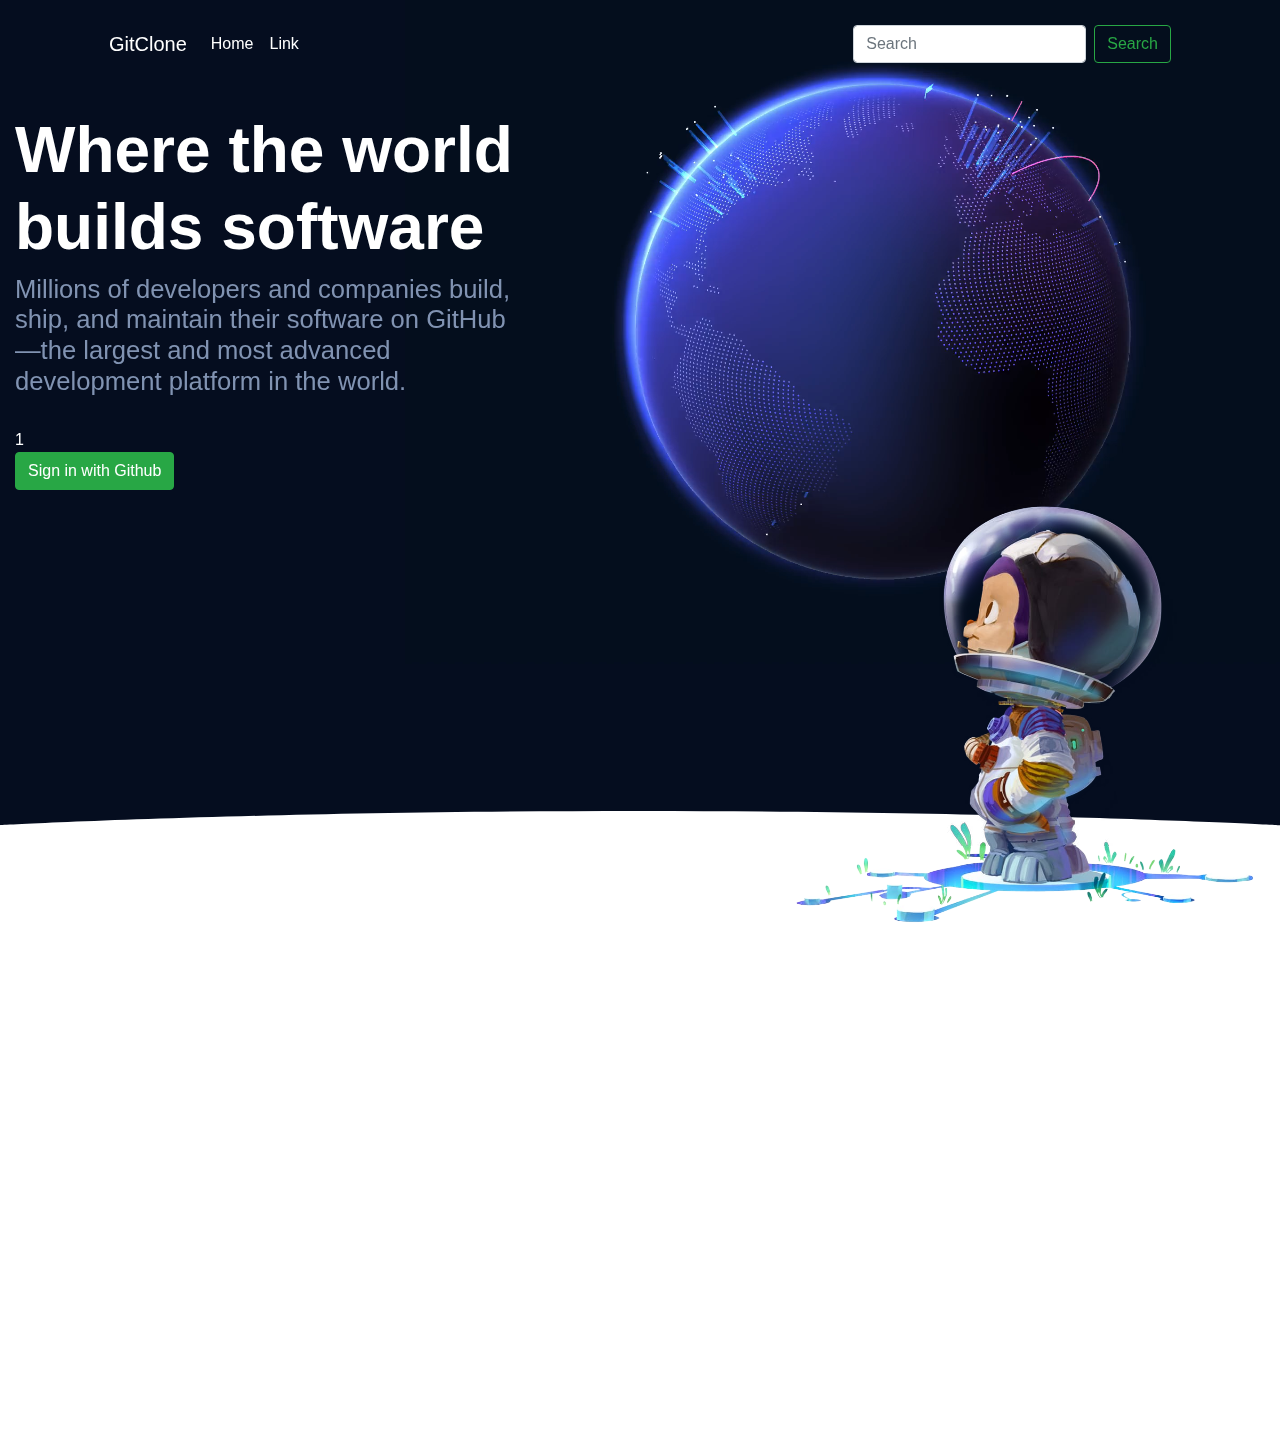
<file: index.html>
<!DOCTYPE html>
<html lang="en">

<head>
  <meta charset="UTF-8">
  <meta name="viewport" content="width=device-width, initial-scale=1.0">
  <meta name="google-signin-client_id" content="258212949096-ffidj50r8jftp5s6duc93e4927pskcdd.apps.googleusercontent.com">
  <link rel="stylesheet" href="CSS/bootstrap.css">
  <link rel="stylesheet" href="CSS/index.css">
  <script async defer crossorigin="anonymous" src="https://connect.facebook.net/en_US/sdk.js"></script>
  <title>LOGIN PAGE</title>

</head>

<body>
  <div id="fb-root"></div>
<script async defer crossorigin="anonymous" src="https://connect.facebook.net/en_GB/sdk.js#xfbml=1&version=v10.0&appId=367986131263200&autoLogAppEvents=1" nonce="nzFLE5Nl"></script>
  <div class="container">
    <nav class="navbar navbar-expand-md navbar-dark text-white p-4">
      <a class="navbar-brand" href="#">GitClone</a>
      <button class="navbar-toggler" type="button" data-toggle="collapse" data-target="#navbarSupportedContent"
        aria-controls="navbarSupportedContent" aria-expanded="false" aria-label="Toggle navigation">
        <span class="navbar-toggler-icon"></span>
      </button>

      <div class="collapse navbar-collapse" id="navbarSupportedContent">
        <ul class="navbar-nav mr-auto ">
          <li class="nav-item active">
            <a class="nav-link" onclick="fb_login()" href="#">Home <span class="sr-only">(current)</span></a>
          </li>
          <li class="nav-item">
            <a class="nav-link" href="#">Link</a>
          </li>

        </ul>
        <form class="form-inline my-2 my-lg-0">
          <input class="form-control mr-sm-2" type="search" placeholder="Search" aria-label="Search">
          <button class="btn btn-outline-success my-2 my-sm-0" type="submit">Search</button>
        </form>
      </div>
    </nav>
  </div>
  <div class="container-fluid heading">
    <div class="row">
      <div class="col-xl-5 py-4">
        <h1 class="text-white header-text display-lg-5">Where the world builds software</h1>
        <h3 class="sub-text">Millions of developers and companies build, ship, and maintain their software on GitHub—the
          largest
          and most advanced development platform in the world.</h3>
        <div class="btn-login">
          <!-- <div class="text-white " >Sign In Options</div> -->
          <div class="g-signin2 d-inline-block" data-onsuccess="onSignIn"></div>

          <div class="fb-login-button" data-width="" data-size="medium" data-button-type="login_with" data-layout="default" data-auto-logout-link="false" data-use-continue-as="false"></div>
          <div id="status" class="text-white">1</div>
          <a id="github-button" class="btn btn-success btn-social btn-github">
            <i class="fa fa-github"></i> Sign in with Github
          </a>
        </div>
      </div>
      <div class="col-xl-7">
        <div class="video">
          <video id="playback" onplay="PlayBack()" >
            <source src="video/How we built the GitHub globe - The GitHub Blog_2.mp4" type="video/mp4">
          </video>
        </div>

      </div>

    </div>

  </div>

  <div class="svg-pic">
     <svg xmlns="http://www.w3.org/2000/svg" fill="none" preserveAspectRatio="none"
      viewBox="0 0 1680 40" class="width-full z-1" style="bottom: -1px;">
      <path d="M0 40h1680V30S1340 0 840 0 0 30 0 30z" fill="#fff"></path>
    </svg>
  <img id="astronut" src="img/github-astro.svg" alt="">
  <div class="moon">1</div>
  </div>


</body>
<script src="JS/jquery-2.1.4.js"></script>
<script src="JS/bootstrap.js"></script>
<script src="JS/index.js"></script>
<script src="https://apis.google.com/js/platform.js" async defer></script>

</html>
</file>
<file: CSS/index.css>
body{
    background-color: rgb(5 13 31);
    overflow-x: unset !important;

}
html{
    overflow-x: hidden;

}
.heading .col-lg-6
{
    border: 2px solid greenyellow;
}
.google
{
    background-color: #fff;
}
.google-div
{
    margin-top: 4px;
   display: inline-block !important;
    border: 8px solid #fff;
    padding: 0 0;
    height:45px;
    border-radius: 4px;
}

.facebook
{
    background-color: #4267B2;
}
.github
{
    background-color: #279a43;
}
.video{
    
    position: relative;
    z-index: -100 !important;


   
   
}
video{
    /* max-width: 100%;
    object-fit: cover;
  object-position: center center;  */
  /* left: 50%; */
  /* max-height: 100%; */
  /* border: 2px solid grey !important; */
  max-width: 130%;
   position: absolute; 
   left:-20%;
   right:-20%;
   /* top: 50%; */
  transform: translate(-0%,-15%); 
} 
.navbar a
{
    color: #fff !important;
}
.header-text
{
    font-size: 5vw;
    font-weight: bolder;
}
.sub-text
 {  
     font-size:2vw;
    color: #8193b2;
}
@media (max-width:1500px)
{
    #astronut
    {
       
        top: -24em !important; 
    }
 @media (max-width:1200px)
{
    .header-text ,.sub-text
    {
        text-align: center !important;
    }
    #astronut
    {
        right: 30% !important;
        top: -18em !important; 
    }
    
}
@media (max-width:600px)
{
    .btn-login .btn-div
    {
        margin:1em auto;
        display: block !important;
       
    }
    video
    {
    
    transform:translate(-12%,-15%);
   max-width:180%;
    }
}

@media (max-width:870px)
{
    #astronut
    {
       
        top: -5em !important; 
    }
}

}

.svg-pic
{
    position: relative;
  /* border: 3px solid red;
  */

  height: 70vh;
}
.svg-pic svg{
    object-fit: cover;
    height: 20px;
    width: 100%;
    height: 3%;
}
#astronut
{
     /* border: 2px solid violet; */
    position: absolute;
    max-width: 40%;
    right: 0%;
   top:-31em;
   
    z-index: 500;
}

.moon
{
   position: absolute;
   width: 100%;
   bottom: 0%;
   top: 3%;
   z-index: 1;
    background-color: #fff;
    color: white;
    

}

.heading .row
{
    height:80vh;
}
</file>
